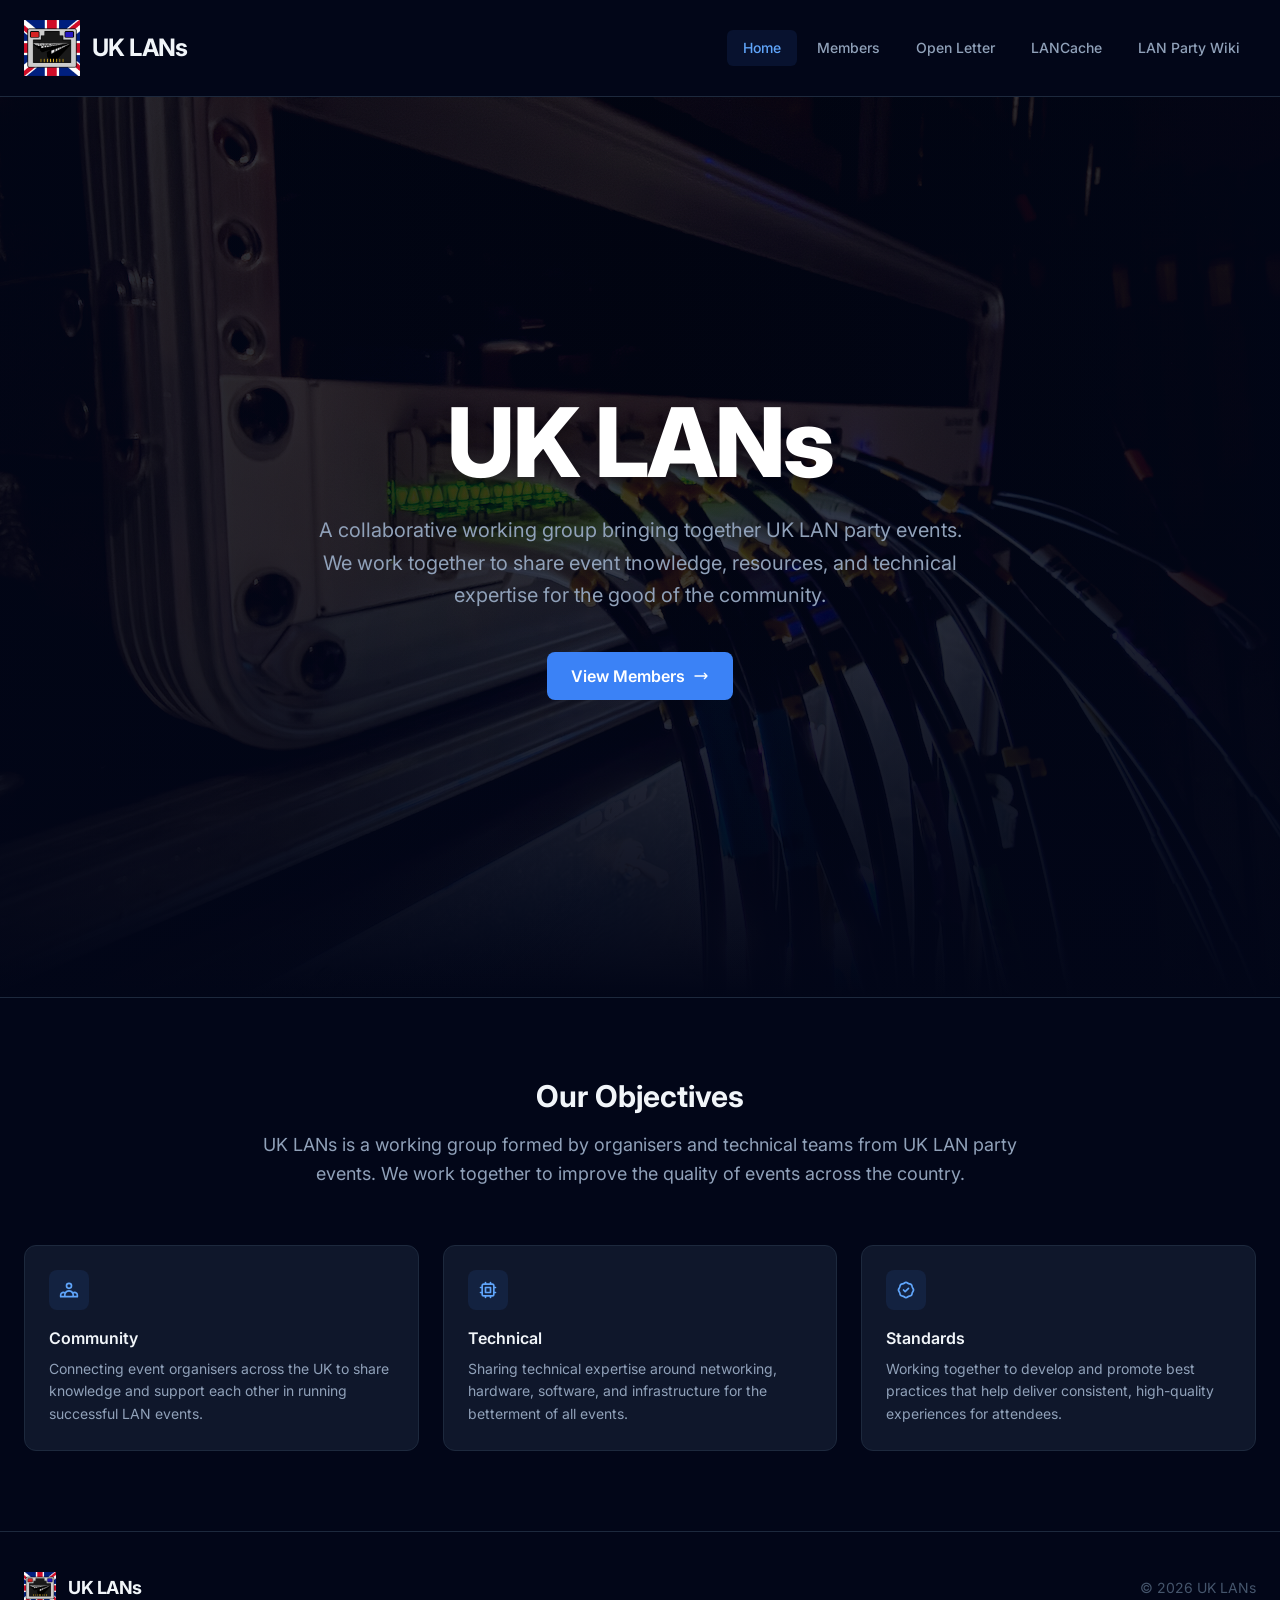
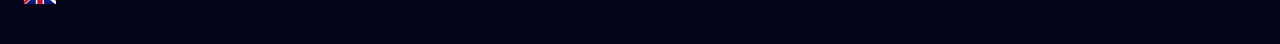
<file: index.html>
<!DOCTYPE html>
<html lang="en" class="scroll-smooth">

<head>
  <meta charset="UTF-8">
  <meta name="viewport" content="width=device-width, initial-scale=1.0">
  <meta name="description" content="UK LANs is a working group of UK LAN party events, collaborating to support and grow the UK LAN scene.">
  <link rel="preconnect" href="https://fonts.googleapis.com">
  <link rel="preconnect" href="https://fonts.gstatic.com" crossorigin>
  <link href="https://fonts.googleapis.com/css2?family=Inter:wght@300;400;500;600;700;800&display=swap" rel="stylesheet">
    <link rel="stylesheet" href="/assets/app.css">
  <script src="/assets/app.js" defer></script>
  <title>Home | UK LANs</title>
</head>

<body class="min-h-screen flex flex-col ">
  <header class="bg-slate-950 border-b border-slate-800 sticky top-0 z-50" x-data>
  <nav class="container" aria-label="Main navigation">
    <div class="flex items-center justify-between h-24">

      
      <a href="/" class="flex items-center gap-3 group">
          <img src="/uklansflag2.png" alt="" class="w-14 h-14" aria-hidden="true">
        <span class="font-bold text-slate-100 text-2xl tracking-tight">
          UK LANs
        </span>
      </a>

      
      <div class="hidden md:flex items-center gap-1">
                  <a
            href="/"
                        class="px-4 py-2 rounded-md text-sm font-medium transition-colors
              text-brand-400 bg-brand-500/10"
          >
            Home
          </a>
                  <a
            href="/members/"
                        class="px-4 py-2 rounded-md text-sm font-medium transition-colors
              text-slate-400 hover:text-slate-100 hover:bg-slate-800"
          >
            Members
          </a>
                  <a
            href="/openletter/"
                        class="px-4 py-2 rounded-md text-sm font-medium transition-colors
              text-slate-400 hover:text-slate-100 hover:bg-slate-800"
          >
            Open Letter
          </a>
                  <a
            href="https://lancache.net/"
            target="_blank" rel="noopener noreferrer"            class="px-4 py-2 rounded-md text-sm font-medium transition-colors
              text-slate-400 hover:text-slate-100 hover:bg-slate-800"
          >
            LANCache
          </a>
                  <a
            href="https://lanpartywiki.net/"
            target="_blank" rel="noopener noreferrer"            class="px-4 py-2 rounded-md text-sm font-medium transition-colors
              text-slate-400 hover:text-slate-100 hover:bg-slate-800"
          >
            LAN Party Wiki
          </a>
              </div>

      
      <button
        class="md:hidden p-2 rounded-md text-slate-400 hover:text-slate-100 hover:bg-slate-800 transition-colors"
        @click="$store.nav.toggle()"
        aria-label="Toggle menu"
      >
        <svg class="w-5 h-5" fill="none" viewBox="0 0 24 24" stroke="currentColor" stroke-width="2">
          <path x-show="!$store.nav.isOpen" stroke-linecap="round" stroke-linejoin="round" d="M4 6h16M4 12h16M4 18h16" />
          <path x-show="$store.nav.isOpen" x-cloak stroke-linecap="round" stroke-linejoin="round" d="M6 18L18 6M6 6l12 12" />
        </svg>
      </button>
    </div>

    
    <div x-show="$store.nav.isOpen" x-cloak class="md:hidden border-t border-slate-800 py-3">
              <a
          href="/"
                    class="block px-3 py-2 rounded-md text-sm font-medium transition-colors mb-1
            text-brand-400 bg-brand-500/10"
          @click="$store.nav.close()"
        >
          Home
        </a>
              <a
          href="/members/"
                    class="block px-3 py-2 rounded-md text-sm font-medium transition-colors mb-1
            text-slate-400 hover:text-slate-100 hover:bg-slate-800"
          @click="$store.nav.close()"
        >
          Members
        </a>
              <a
          href="/openletter/"
                    class="block px-3 py-2 rounded-md text-sm font-medium transition-colors mb-1
            text-slate-400 hover:text-slate-100 hover:bg-slate-800"
          @click="$store.nav.close()"
        >
          Open Letter
        </a>
              <a
          href="https://lancache.net/"
          target="_blank" rel="noopener noreferrer"          class="block px-3 py-2 rounded-md text-sm font-medium transition-colors mb-1
            text-slate-400 hover:text-slate-100 hover:bg-slate-800"
          @click="$store.nav.close()"
        >
          LANCache
        </a>
              <a
          href="https://lanpartywiki.net/"
          target="_blank" rel="noopener noreferrer"          class="block px-3 py-2 rounded-md text-sm font-medium transition-colors mb-1
            text-slate-400 hover:text-slate-100 hover:bg-slate-800"
          @click="$store.nav.close()"
        >
          LAN Party Wiki
        </a>
          </div>
  </nav>
</header>
  <main class="flex-1">
    
  
  <section class="relative overflow-hidden bg-slate-950 min-h-screen flex items-center">
    
    <div class="absolute inset-0">
      <img src="/fibreswitch.png" alt="" class="w-full h-full object-cover object-center opacity-50" aria-hidden="true">
      <div class="absolute inset-0 bg-gradient-to-b from-slate-950/40 via-slate-950/50 to-slate-950"></div>
      <div class="absolute inset-0 bg-gradient-to-r from-slate-950/60 via-transparent to-slate-950/60"></div>
    </div>

    <div class="container relative py-32 md:py-48 text-center w-full">

      <h1 class="text-6xl md:text-8xl font-extrabold text-white tracking-tight mb-6 drop-shadow-lg">
        UK LANs
      </h1>

      <p class="text-xl text-slate-400 max-w-2xl mx-auto mb-10 leading-relaxed">
        A collaborative working group bringing together UK LAN party events. We work together to share event tnowledge, resources, and technical expertise for the good of the community.
      </p>

      <div class="flex flex-col sm:flex-row gap-4 justify-center">
        <!--<a
          href="/about/"
          class="inline-flex items-center justify-center gap-2 bg-slate-800 hover:bg-slate-700 text-slate-200 font-semibold px-6 py-3 rounded-lg transition-colors border border-slate-700"
        >
          About Us
        </a>-->
        <a
          href="/members/"
          class="inline-flex items-center justify-center gap-2 bg-brand-500 hover:bg-brand-600 text-white font-semibold px-6 py-3 rounded-lg transition-colors"
        >
          View Members
          <svg class="w-4 h-4" fill="none" viewBox="0 0 24 24" stroke="currentColor" stroke-width="2">
            <path stroke-linecap="round" stroke-linejoin="round" d="M17 8l4 4m0 0l-4 4m4-4H3" />
          </svg>
        </a>
      </div>
    </div>
  </section>

  
  <section class="py-20 border-t border-slate-800">
    <div class="container">
      <div class="max-w-3xl mx-auto text-center mb-14">
        <h2 class="text-3xl font-bold text-slate-100 mb-4">Our Objectives</h2>
        <p class="text-slate-400 text-lg leading-relaxed">
          UK LANs is a working group formed by organisers and technical teams from UK LAN party events. We work together to improve the quality of events across the country.
        </p>
      </div>

      <div class="grid grid-cols-1 md:grid-cols-3 gap-6">
        <div class="bg-slate-900 border border-slate-800 rounded-xl p-6">
          <div class="w-10 h-10 bg-brand-500/10 rounded-lg flex items-center justify-center mb-4">
            <svg class="w-5 h-5 text-brand-400" fill="none" viewBox="0 0 24 24" stroke="currentColor" stroke-width="2">
              <path stroke-linecap="round" stroke-linejoin="round" d="M17 20h5v-2a3 3 0 00-5.356-1.857M17 20H7m10 0v-2c0-.656-.126-1.283-.356-1.857M7 20H2v-2a3 3 0 015.356-1.857M7 20v-2c0-.656.126-1.283.356-1.857m0 0a5.002 5.002 0 019.288 0M15 7a3 3 0 11-6 0 3 3 0 016 0z" />
            </svg>
          </div>
          <h3 class="font-semibold text-slate-100 mb-2">Community</h3>
          <p class="text-slate-400 text-sm leading-relaxed">
            Connecting event organisers across the UK to share knowledge and support each other in running successful LAN events.
          </p>
        </div>

        <div class="bg-slate-900 border border-slate-800 rounded-xl p-6">
          <div class="w-10 h-10 bg-brand-500/10 rounded-lg flex items-center justify-center mb-4">
            <svg class="w-5 h-5 text-brand-400" fill="none" viewBox="0 0 24 24" stroke="currentColor" stroke-width="2">
              <path stroke-linecap="round" stroke-linejoin="round" d="M9 3v2m6-2v2M9 19v2m6-2v2M5 9H3m2 6H3m18-6h-2m2 6h-2M7 19h10a2 2 0 002-2V7a2 2 0 00-2-2H7a2 2 0 00-2 2v10a2 2 0 002 2zM9 9h6v6H9V9z" />
            </svg>
          </div>
          <h3 class="font-semibold text-slate-100 mb-2">Technical</h3>
          <p class="text-slate-400 text-sm leading-relaxed">
            Sharing technical expertise around networking, hardware, software, and infrastructure for the betterment of all events.
          </p>
        </div>

        <div class="bg-slate-900 border border-slate-800 rounded-xl p-6">
          <div class="w-10 h-10 bg-brand-500/10 rounded-lg flex items-center justify-center mb-4">
            <svg class="w-5 h-5 text-brand-400" fill="none" viewBox="0 0 24 24" stroke="currentColor" stroke-width="2">
              <path stroke-linecap="round" stroke-linejoin="round" d="M9 12l2 2 4-4M7.835 4.697a3.42 3.42 0 001.946-.806 3.42 3.42 0 014.438 0 3.42 3.42 0 001.946.806 3.42 3.42 0 013.138 3.138 3.42 3.42 0 00.806 1.946 3.42 3.42 0 010 4.438 3.42 3.42 0 00-.806 1.946 3.42 3.42 0 01-3.138 3.138 3.42 3.42 0 00-1.946.806 3.42 3.42 0 01-4.438 0 3.42 3.42 0 00-1.946-.806 3.42 3.42 0 01-3.138-3.138 3.42 3.42 0 00-.806-1.946 3.42 3.42 0 010-4.438 3.42 3.42 0 00.806-1.946 3.42 3.42 0 013.138-3.138z" />
            </svg>
          </div>
          <h3 class="font-semibold text-slate-100 mb-2">Standards</h3>
          <p class="text-slate-400 text-sm leading-relaxed">
            Working together to develop and promote best practices that help deliver consistent, high-quality experiences for attendees.
          </p>
        </div>
      </div>
    </div>
  </section>

  </main>
  <footer class="bg-slate-950 border-t border-slate-800 mt-auto">
  <div class="container py-10">
    <div class="flex flex-col md:flex-row items-center justify-between gap-6">

      
      <a href="/" class="flex items-center gap-3 group">
          <img src="/uklansflag2.png" alt="" class="w-8 h-8" aria-hidden="true">
        <span class="font-bold text-slate-100 text-lg tracking-tight">
          UK LANs
        </span>
      </a>

      
      <p class="text-sm text-slate-600">
        &copy; 2026 UK LANs
      </p>
    </div>
  </div>
</footer>
</body>

</html>
</file>
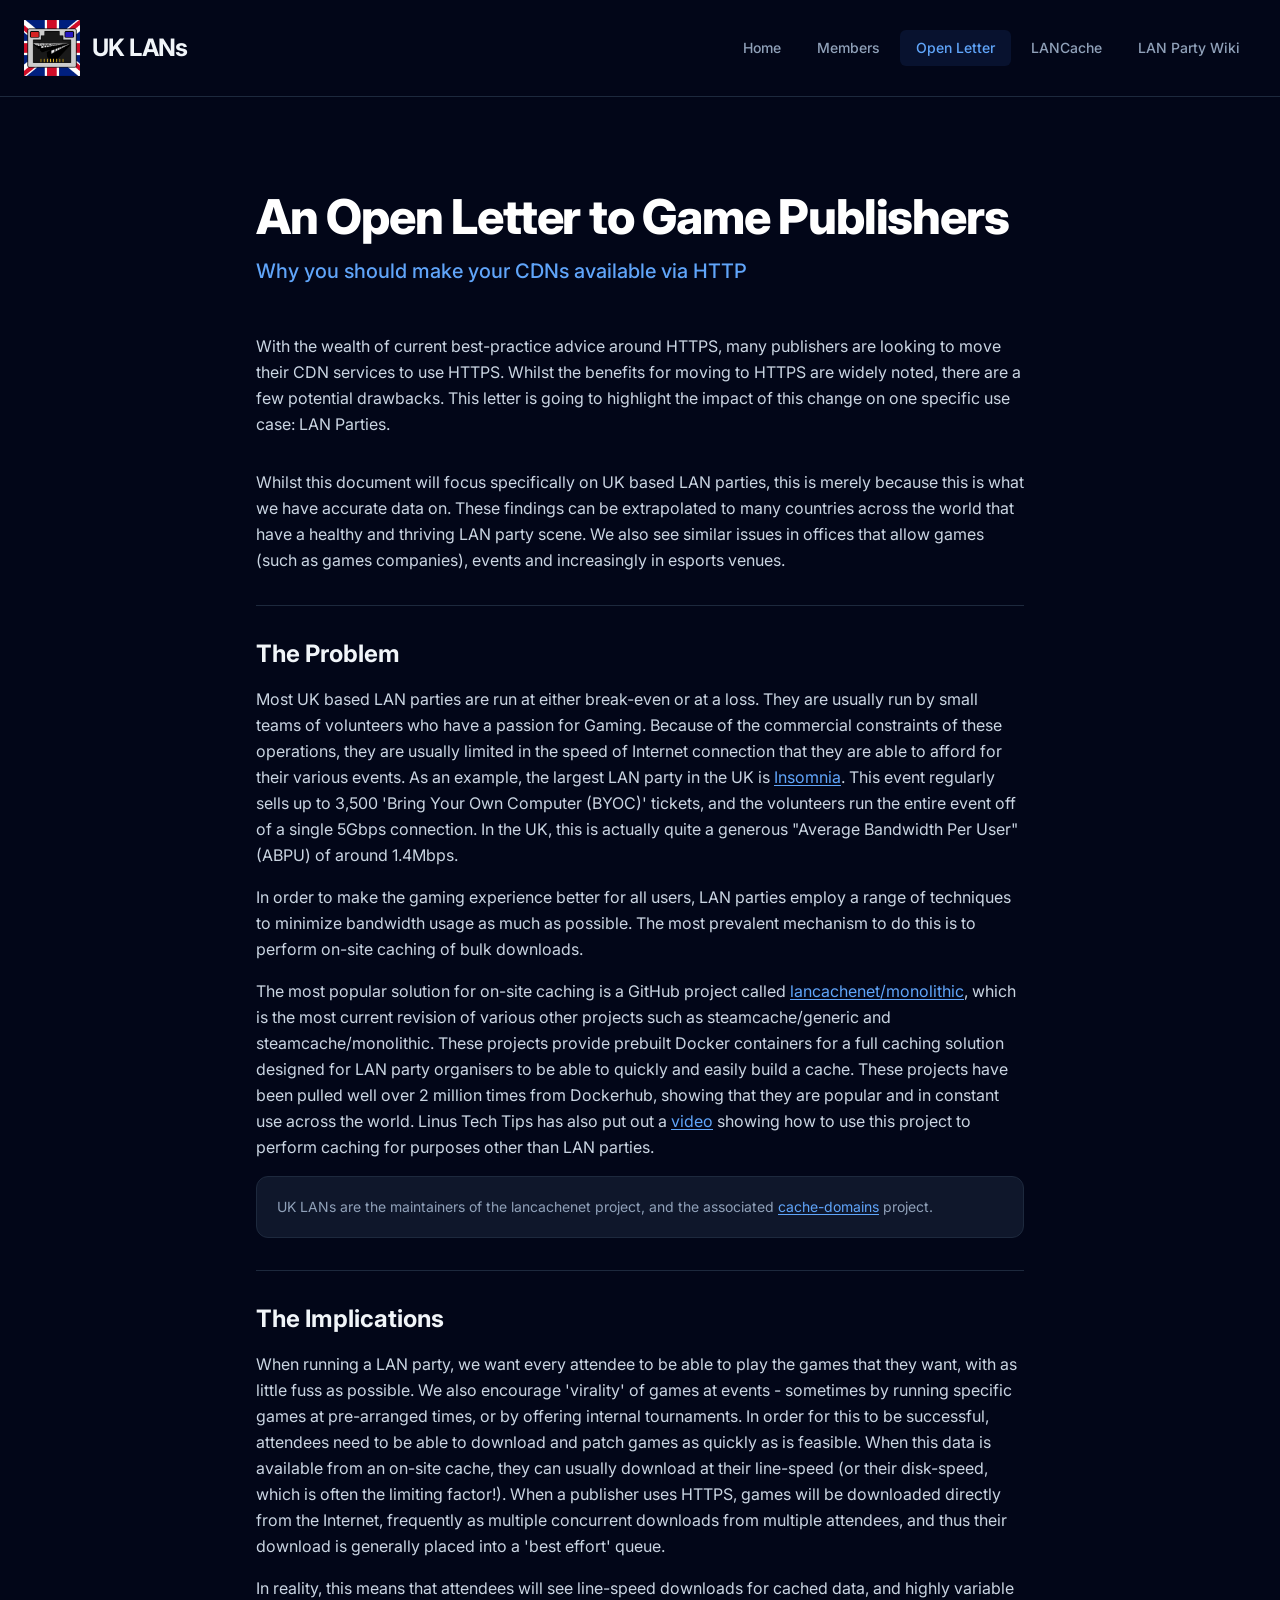
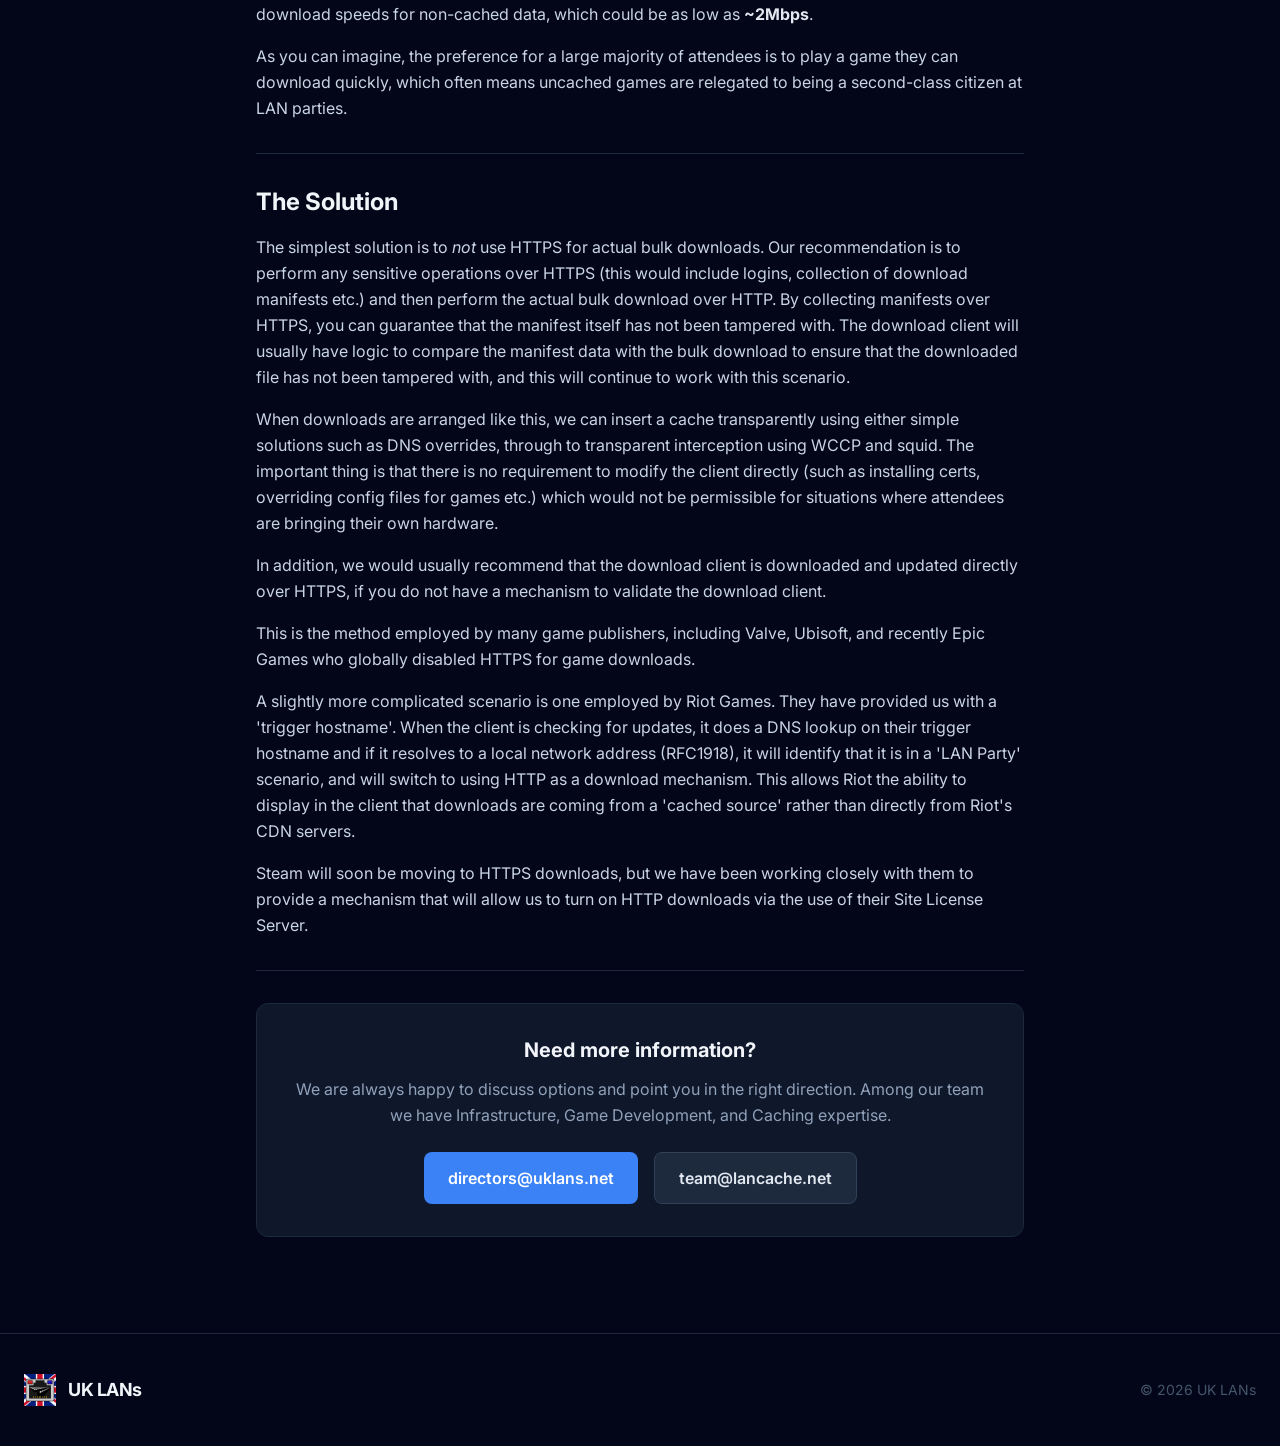
<file: openletter/index.html>
<!DOCTYPE html>
<html lang="en" class="scroll-smooth">

<head>
  <meta charset="UTF-8">
  <meta name="viewport" content="width=device-width, initial-scale=1.0">
  <meta name="description" content="Why game publishers should make their CDNs available via HTTP to support LAN party caching.">
  <link rel="preconnect" href="https://fonts.googleapis.com">
  <link rel="preconnect" href="https://fonts.gstatic.com" crossorigin>
  <link href="https://fonts.googleapis.com/css2?family=Inter:wght@300;400;500;600;700;800&display=swap" rel="stylesheet">
    <link rel="stylesheet" href="/assets/app.css">
  <script src="/assets/app.js" defer></script>
  <title>An Open Letter to Game Publishers | UK LANs</title>
</head>

<body class="min-h-screen flex flex-col ">
  <header class="bg-slate-950 border-b border-slate-800 sticky top-0 z-50" x-data>
  <nav class="container" aria-label="Main navigation">
    <div class="flex items-center justify-between h-24">

      
      <a href="/" class="flex items-center gap-3 group">
          <img src="/uklansflag2.png" alt="" class="w-14 h-14" aria-hidden="true">
        <span class="font-bold text-slate-100 text-2xl tracking-tight">
          UK LANs
        </span>
      </a>

      
      <div class="hidden md:flex items-center gap-1">
                  <a
            href="/"
                        class="px-4 py-2 rounded-md text-sm font-medium transition-colors
              text-slate-400 hover:text-slate-100 hover:bg-slate-800"
          >
            Home
          </a>
                  <a
            href="/members/"
                        class="px-4 py-2 rounded-md text-sm font-medium transition-colors
              text-slate-400 hover:text-slate-100 hover:bg-slate-800"
          >
            Members
          </a>
                  <a
            href="/openletter/"
                        class="px-4 py-2 rounded-md text-sm font-medium transition-colors
              text-brand-400 bg-brand-500/10"
          >
            Open Letter
          </a>
                  <a
            href="https://lancache.net/"
            target="_blank" rel="noopener noreferrer"            class="px-4 py-2 rounded-md text-sm font-medium transition-colors
              text-slate-400 hover:text-slate-100 hover:bg-slate-800"
          >
            LANCache
          </a>
                  <a
            href="https://lanpartywiki.net/"
            target="_blank" rel="noopener noreferrer"            class="px-4 py-2 rounded-md text-sm font-medium transition-colors
              text-slate-400 hover:text-slate-100 hover:bg-slate-800"
          >
            LAN Party Wiki
          </a>
              </div>

      
      <button
        class="md:hidden p-2 rounded-md text-slate-400 hover:text-slate-100 hover:bg-slate-800 transition-colors"
        @click="$store.nav.toggle()"
        aria-label="Toggle menu"
      >
        <svg class="w-5 h-5" fill="none" viewBox="0 0 24 24" stroke="currentColor" stroke-width="2">
          <path x-show="!$store.nav.isOpen" stroke-linecap="round" stroke-linejoin="round" d="M4 6h16M4 12h16M4 18h16" />
          <path x-show="$store.nav.isOpen" x-cloak stroke-linecap="round" stroke-linejoin="round" d="M6 18L18 6M6 6l12 12" />
        </svg>
      </button>
    </div>

    
    <div x-show="$store.nav.isOpen" x-cloak class="md:hidden border-t border-slate-800 py-3">
              <a
          href="/"
                    class="block px-3 py-2 rounded-md text-sm font-medium transition-colors mb-1
            text-slate-400 hover:text-slate-100 hover:bg-slate-800"
          @click="$store.nav.close()"
        >
          Home
        </a>
              <a
          href="/members/"
                    class="block px-3 py-2 rounded-md text-sm font-medium transition-colors mb-1
            text-slate-400 hover:text-slate-100 hover:bg-slate-800"
          @click="$store.nav.close()"
        >
          Members
        </a>
              <a
          href="/openletter/"
                    class="block px-3 py-2 rounded-md text-sm font-medium transition-colors mb-1
            text-brand-400 bg-brand-500/10"
          @click="$store.nav.close()"
        >
          Open Letter
        </a>
              <a
          href="https://lancache.net/"
          target="_blank" rel="noopener noreferrer"          class="block px-3 py-2 rounded-md text-sm font-medium transition-colors mb-1
            text-slate-400 hover:text-slate-100 hover:bg-slate-800"
          @click="$store.nav.close()"
        >
          LANCache
        </a>
              <a
          href="https://lanpartywiki.net/"
          target="_blank" rel="noopener noreferrer"          class="block px-3 py-2 rounded-md text-sm font-medium transition-colors mb-1
            text-slate-400 hover:text-slate-100 hover:bg-slate-800"
          @click="$store.nav.close()"
        >
          LAN Party Wiki
        </a>
          </div>
  </nav>
</header>
  <main class="flex-1">
    
  <div class="container py-16 md:py-24">
    <div class="max-w-3xl mx-auto">

      
      <div class="mb-12">
        <h1 class="text-4xl md:text-5xl font-extrabold text-white tracking-tight mb-4">
          An Open Letter to Game Publishers
        </h1>
        <p class="text-xl text-brand-400 font-medium">
          Why you should make your CDNs available via HTTP
        </p>
      </div>

      
      <div class="prose-content space-y-8 text-slate-300 leading-relaxed">

        <p>
          With the wealth of current best-practice advice around HTTPS, many publishers are looking to move their CDN
          services to use HTTPS. Whilst the benefits for moving to HTTPS are widely noted, there are a few potential
          drawbacks. This letter is going to highlight the impact of this change on one specific use case: LAN Parties.
        </p>

        <p>
          Whilst this document will focus specifically on UK based LAN parties, this is merely because this is what we
          have accurate data on. These findings can be extrapolated to many countries across the world that have a
          healthy and thriving LAN party scene. We also see similar issues in offices that allow games (such as games
          companies), events and increasingly in esports venues.
        </p>

        
        <div class="border-t border-slate-800 pt-8">
          <h2 class="text-2xl font-bold text-slate-100 mb-4">The Problem</h2>

          <div class="space-y-4">
            <p>
              Most UK based LAN parties are run at either break-even or at a loss. They are usually run by small teams
              of volunteers who have a passion for Gaming. Because of the commercial constraints of these operations,
              they are usually limited in the speed of Internet connection that they are able to afford for their
              various events. As an example, the largest LAN party in the UK is
              <a href="https://insomniagamingfestival.com/" class="text-brand-400 hover:text-brand-300 underline underline-offset-2 transition-colors">Insomnia</a>.
              This event regularly sells up to 3,500 'Bring Your Own Computer (BYOC)' tickets, and the volunteers run
              the entire event off of a single 5Gbps connection. In the UK, this is actually quite a generous
              "Average Bandwidth Per User" (ABPU) of around 1.4Mbps.
            </p>

            <p>
              In order to make the gaming experience better for all users, LAN parties employ a range of techniques to
              minimize bandwidth usage as much as possible. The most prevalent mechanism to do this is to perform
              on-site caching of bulk downloads.
            </p>

            <p>
              The most popular solution for on-site caching is a GitHub project called
              <a href="https://github.com/lancachenet/monolithic" class="text-brand-400 hover:text-brand-300 underline underline-offset-2 transition-colors">lancachenet/monolithic</a>,
              which is the most current revision of various other projects such as steamcache/generic and
              steamcache/monolithic. These projects provide prebuilt Docker containers for a full caching solution
              designed for LAN party organisers to be able to quickly and easily build a cache. These projects have
              been pulled well over 2 million times from Dockerhub, showing that they are popular and in constant use
              across the world. Linus Tech Tips has also put out a
              <a href="https://www.youtube.com/watch?v=gk1eKPRLaJA" class="text-brand-400 hover:text-brand-300 underline underline-offset-2 transition-colors">video</a>
              showing how to use this project to perform caching for purposes other than LAN parties.
            </p>

            <div class="bg-slate-900 border border-slate-800 rounded-xl p-5 text-sm text-slate-400">
              UK LANs are the maintainers of the lancachenet project, and the associated
              <a href="https://github.com/uklans/cache-domains" class="text-brand-400 hover:text-brand-300 underline underline-offset-2 transition-colors">cache-domains</a>
              project.
            </div>
          </div>
        </div>

        
        <div class="border-t border-slate-800 pt-8">
          <h2 class="text-2xl font-bold text-slate-100 mb-4">The Implications</h2>

          <div class="space-y-4">
            <p>
              When running a LAN party, we want every attendee to be able to play the games that they want, with as
              little fuss as possible. We also encourage 'virality' of games at events - sometimes by running specific
              games at pre-arranged times, or by offering internal tournaments. In order for this to be successful,
              attendees need to be able to download and patch games as quickly as is feasible. When this data is
              available from an on-site cache, they can usually download at their line-speed (or their disk-speed,
              which is often the limiting factor!). When a publisher uses HTTPS, games will be downloaded directly
              from the Internet, frequently as multiple concurrent downloads from multiple attendees, and thus their
              download is generally placed into a 'best effort' queue.
            </p>

            <p>
              In reality, this means that attendees will see line-speed downloads for cached data, and highly variable
              download speeds for non-cached data, which could be as low as <strong class="text-slate-200">~2Mbps</strong>.
            </p>

            <p>
              As you can imagine, the preference for a large majority of attendees is to play a game they can download
              quickly, which often means uncached games are relegated to being a second-class citizen at LAN parties.
            </p>
          </div>
        </div>

        
        <div class="border-t border-slate-800 pt-8">
          <h2 class="text-2xl font-bold text-slate-100 mb-4">The Solution</h2>

          <div class="space-y-4">
            <p>
              The simplest solution is to <em>not</em> use HTTPS for actual bulk downloads. Our recommendation is to
              perform any sensitive operations over HTTPS (this would include logins, collection of download manifests
              etc.) and then perform the actual bulk download over HTTP. By collecting manifests over HTTPS, you can
              guarantee that the manifest itself has not been tampered with. The download client will usually have
              logic to compare the manifest data with the bulk download to ensure that the downloaded file has not
              been tampered with, and this will continue to work with this scenario.
            </p>

            <p>
              When downloads are arranged like this, we can insert a cache transparently using either simple solutions
              such as DNS overrides, through to transparent interception using WCCP and squid. The important thing is
              that there is no requirement to modify the client directly (such as installing certs, overriding config
              files for games etc.) which would not be permissible for situations where attendees are bringing their
              own hardware.
            </p>

            <p>
              In addition, we would usually recommend that the download client is downloaded and updated directly over
              HTTPS, if you do not have a mechanism to validate the download client.
            </p>

            <p>
              This is the method employed by many game publishers, including Valve, Ubisoft, and recently Epic Games
              who globally disabled HTTPS for game downloads.
            </p>

            <p>
              A slightly more complicated scenario is one employed by Riot Games. They have provided us with a
              'trigger hostname'. When the client is checking for updates, it does a DNS lookup on their trigger
              hostname and if it resolves to a local network address (RFC1918), it will identify that it is in a 'LAN
              Party' scenario, and will switch to using HTTP as a download mechanism. This allows Riot the ability to
              display in the client that downloads are coming from a 'cached source' rather than directly from Riot's
              CDN servers.
            </p>

            <p>
              Steam will soon be moving to HTTPS downloads, but we have been working closely with them to provide a
              mechanism that will allow us to turn on HTTP downloads via the use of their Site License Server.
            </p>
          </div>
        </div>

        
        <div class="border-t border-slate-800 pt-8">
          <div class="bg-slate-900 border border-slate-800 rounded-xl p-8 text-center">
            <h2 class="text-xl font-bold text-slate-100 mb-3">Need more information?</h2>
            <p class="text-slate-400 mb-6">
              We are always happy to discuss options and point you in the right direction. Among our team we have
              Infrastructure, Game Development, and Caching expertise.
            </p>
            <div class="flex flex-col sm:flex-row gap-4 justify-center">
              <a
                href="mailto:directors@uklans.net"
                class="inline-flex items-center justify-center gap-2 bg-brand-500 hover:bg-brand-600 text-white font-semibold px-6 py-3 rounded-lg transition-colors"
              >
                directors@uklans.net
              </a>
              <a
                href="mailto:team@lancache.net"
                class="inline-flex items-center justify-center gap-2 bg-slate-800 hover:bg-slate-700 text-slate-200 font-semibold px-6 py-3 rounded-lg transition-colors border border-slate-700"
              >
                team@lancache.net
              </a>
            </div>
          </div>
        </div>

      </div>
    </div>
  </div>

  </main>
  <footer class="bg-slate-950 border-t border-slate-800 mt-auto">
  <div class="container py-10">
    <div class="flex flex-col md:flex-row items-center justify-between gap-6">

      
      <a href="/" class="flex items-center gap-3 group">
          <img src="/uklansflag2.png" alt="" class="w-8 h-8" aria-hidden="true">
        <span class="font-bold text-slate-100 text-lg tracking-tight">
          UK LANs
        </span>
      </a>

      
      <p class="text-sm text-slate-600">
        &copy; 2026 UK LANs
      </p>
    </div>
  </div>
</footer>
</body>

</html>
</file>
<file: assets/app.css>
@layer properties{@supports (((-webkit-hyphens:none)) and (not (margin-trim:inline))) or ((-moz-orient:inline) and (not (color:rgb(from red r g b)))){*,:before,:after,::backdrop{--tw-space-y-reverse:0;--tw-border-style:solid;--tw-gradient-position:initial;--tw-gradient-from:#0000;--tw-gradient-via:#0000;--tw-gradient-to:#0000;--tw-gradient-stops:initial;--tw-gradient-via-stops:initial;--tw-gradient-from-position:0%;--tw-gradient-via-position:50%;--tw-gradient-to-position:100%;--tw-leading:initial;--tw-font-weight:initial;--tw-tracking:initial;--tw-blur:initial;--tw-brightness:initial;--tw-contrast:initial;--tw-grayscale:initial;--tw-hue-rotate:initial;--tw-invert:initial;--tw-opacity:initial;--tw-saturate:initial;--tw-sepia:initial;--tw-drop-shadow:initial;--tw-drop-shadow-color:initial;--tw-drop-shadow-alpha:100%;--tw-drop-shadow-size:initial}}}@layer theme{:root,:host{--font-sans:"Inter",ui-sans-serif,system-ui,sans-serif;--font-mono:ui-monospace,SFMono-Regular,Menlo,Monaco,Consolas,"Liberation Mono","Courier New",monospace;--color-slate-100:oklch(96.8% .007 247.896);--color-slate-200:oklch(92.9% .013 255.508);--color-slate-300:oklch(86.9% .022 252.894);--color-slate-400:oklch(70.4% .04 256.788);--color-slate-500:oklch(55.4% .046 257.417);--color-slate-600:oklch(44.6% .043 257.281);--color-slate-700:oklch(37.2% .044 257.287);--color-slate-800:oklch(27.9% .041 260.031);--color-slate-900:oklch(20.8% .042 265.755);--color-slate-950:oklch(12.9% .042 264.695);--color-white:#fff;--spacing:.25rem;--container-2xl:42rem;--container-3xl:48rem;--text-xs:.75rem;--text-xs--line-height:calc(1/.75);--text-sm:.875rem;--text-sm--line-height:calc(1.25/.875);--text-lg:1.125rem;--text-lg--line-height:calc(1.75/1.125);--text-xl:1.25rem;--text-xl--line-height:calc(1.75/1.25);--text-2xl:1.5rem;--text-2xl--line-height:calc(2/1.5);--text-3xl:1.875rem;--text-3xl--line-height: 1.2 ;--text-4xl:2.25rem;--text-4xl--line-height:calc(2.5/2.25);--text-5xl:3rem;--text-5xl--line-height:1;--text-6xl:3.75rem;--text-6xl--line-height:1;--text-8xl:6rem;--text-8xl--line-height:1;--font-weight-medium:500;--font-weight-semibold:600;--font-weight-bold:700;--font-weight-extrabold:800;--tracking-tight:-.025em;--leading-relaxed:1.625;--radius-md:.375rem;--radius-lg:.5rem;--radius-xl:.75rem;--drop-shadow-lg:0 4px 4px #00000026;--default-transition-duration:.15s;--default-transition-timing-function:cubic-bezier(.4,0,.2,1);--default-font-family:var(--font-sans);--default-mono-font-family:var(--font-mono);--color-brand-300:#93c5fd;--color-brand-400:#60a5fa;--color-brand-500:#3b82f6;--color-brand-600:#2563eb}}@layer base{*,:after,:before,::backdrop{box-sizing:border-box;border:0 solid;margin:0;padding:0}::file-selector-button{box-sizing:border-box;border:0 solid;margin:0;padding:0}html,:host{-webkit-text-size-adjust:100%;tab-size:4;line-height:1.5;font-family:var(--default-font-family,ui-sans-serif,system-ui,sans-serif,"Apple Color Emoji","Segoe UI Emoji","Segoe UI Symbol","Noto Color Emoji");font-feature-settings:var(--default-font-feature-settings,normal);font-variation-settings:var(--default-font-variation-settings,normal);-webkit-tap-highlight-color:transparent}hr{height:0;color:inherit;border-top-width:1px}abbr:where([title]){-webkit-text-decoration:underline dotted;text-decoration:underline dotted}h1,h2,h3,h4,h5,h6{font-size:inherit;font-weight:inherit}a{color:inherit;-webkit-text-decoration:inherit;text-decoration:inherit}b,strong{font-weight:bolder}code,kbd,samp,pre{font-family:var(--default-mono-font-family,ui-monospace,SFMono-Regular,Menlo,Monaco,Consolas,"Liberation Mono","Courier New",monospace);font-feature-settings:var(--default-mono-font-feature-settings,normal);font-variation-settings:var(--default-mono-font-variation-settings,normal);font-size:1em}small{font-size:80%}sub,sup{vertical-align:baseline;font-size:75%;line-height:0;position:relative}sub{bottom:-.25em}sup{top:-.5em}table{text-indent:0;border-color:inherit;border-collapse:collapse}:-moz-focusring{outline:auto}progress{vertical-align:baseline}summary{display:list-item}ol,ul,menu{list-style:none}img,svg,video,canvas,audio,iframe,embed,object{vertical-align:middle;display:block}img,video{max-width:100%;height:auto}button,input,select,optgroup,textarea{font:inherit;font-feature-settings:inherit;font-variation-settings:inherit;letter-spacing:inherit;color:inherit;opacity:1;background-color:#0000;border-radius:0}::file-selector-button{font:inherit;font-feature-settings:inherit;font-variation-settings:inherit;letter-spacing:inherit;color:inherit;opacity:1;background-color:#0000;border-radius:0}:where(select:is([multiple],[size])) optgroup{font-weight:bolder}:where(select:is([multiple],[size])) optgroup option{padding-inline-start:20px}::file-selector-button{margin-inline-end:4px}::placeholder{opacity:1}@supports (not ((-webkit-appearance:-apple-pay-button))) or (contain-intrinsic-size:1px){::placeholder{color:currentColor}@supports (color:color-mix(in lab,red,red)){::placeholder{color:color-mix(in oklab,currentcolor 50%,transparent)}}}textarea{resize:vertical}::-webkit-search-decoration{-webkit-appearance:none}::-webkit-date-and-time-value{min-height:1lh;text-align:inherit}::-webkit-datetime-edit{padding-block:0}::-webkit-datetime-edit-year-field{padding-block:0}::-webkit-datetime-edit-month-field{padding-block:0}::-webkit-datetime-edit-day-field{padding-block:0}::-webkit-datetime-edit-hour-field{padding-block:0}::-webkit-datetime-edit-minute-field{padding-block:0}::-webkit-datetime-edit-second-field{padding-block:0}::-webkit-datetime-edit-millisecond-field{padding-block:0}::-webkit-datetime-edit-meridiem-field{padding-block:0}::-webkit-calendar-picker-indicator{line-height:1}:-moz-ui-invalid{box-shadow:none}button,input:where([type=button],[type=reset],[type=submit]){appearance:button}::file-selector-button{appearance:button}::-webkit-inner-spin-button{height:auto}::-webkit-outer-spin-button{height:auto}[hidden]:where(:not([hidden=until-found])){display:none!important}*,:after,:before,::backdrop{border-color:#1e293b}::file-selector-button{border-color:#1e293b}html{background-color:var(--color-slate-950);font-family:var(--font-sans);color:var(--color-slate-100);-webkit-font-smoothing:antialiased;-moz-osx-font-smoothing:grayscale}[x-cloak]{display:none}body{background-color:var(--color-slate-950)}[type=text],input:where(:not([type])),[type=email],[type=url],[type=password],[type=number],[type=date],[type=datetime-local],[type=month],[type=search],[type=tel],[type=time],[type=week],[multiple],textarea,select{appearance:none;--tw-shadow:0 0 #0000;background-color:#fff;border-width:1px;border-color:#6a7282;border-radius:0;padding:.5rem .75rem;font-size:1rem;line-height:1.5rem}:is([type=text],input:where(:not([type])),[type=email],[type=url],[type=password],[type=number],[type=date],[type=datetime-local],[type=month],[type=search],[type=tel],[type=time],[type=week],[multiple],textarea,select):focus{outline-offset:2px;--tw-ring-inset:var(--tw-empty, );--tw-ring-offset-width:0px;--tw-ring-offset-color:#fff;--tw-ring-color:oklch(54.6% .245 262.881);--tw-ring-offset-shadow:var(--tw-ring-inset)0 0 0 var(--tw-ring-offset-width)var(--tw-ring-offset-color);--tw-ring-shadow:var(--tw-ring-inset)0 0 0 calc(1px + var(--tw-ring-offset-width))var(--tw-ring-color);box-shadow:var(--tw-ring-offset-shadow),var(--tw-ring-shadow),var(--tw-shadow);border-color:#155dfc;outline:2px solid #0000}input::placeholder,textarea::placeholder{color:#6a7282;opacity:1}::-webkit-datetime-edit-fields-wrapper{padding:0}::-webkit-date-and-time-value{min-height:1.5em}::-webkit-date-and-time-value{text-align:inherit}::-webkit-datetime-edit{display:inline-flex}::-webkit-datetime-edit{padding-top:0;padding-bottom:0}::-webkit-datetime-edit-year-field{padding-top:0;padding-bottom:0}::-webkit-datetime-edit-month-field{padding-top:0;padding-bottom:0}::-webkit-datetime-edit-day-field{padding-top:0;padding-bottom:0}::-webkit-datetime-edit-hour-field{padding-top:0;padding-bottom:0}::-webkit-datetime-edit-minute-field{padding-top:0;padding-bottom:0}::-webkit-datetime-edit-second-field{padding-top:0;padding-bottom:0}::-webkit-datetime-edit-millisecond-field{padding-top:0;padding-bottom:0}::-webkit-datetime-edit-meridiem-field{padding-top:0;padding-bottom:0}select{-webkit-print-color-adjust:exact;print-color-adjust:exact;background-image:url("data:image/svg+xml,%3csvg xmlns='http://www.w3.org/2000/svg' fill='none' viewBox='0 0 20 20'%3e%3cpath stroke='oklch(55.1%25 0.027 264.364)' stroke-linecap='round' stroke-linejoin='round' stroke-width='1.5' d='M6 8l4 4 4-4'/%3e%3c/svg%3e");background-position:right .5rem center;background-repeat:no-repeat;background-size:1.5em 1.5em;padding-right:2.5rem}[multiple],[size]:where(select:not([size="1"])){background-image:initial;background-position:initial;background-repeat:unset;background-size:initial;-webkit-print-color-adjust:unset;print-color-adjust:unset;padding-right:.75rem}[type=checkbox],[type=radio]{appearance:none;-webkit-print-color-adjust:exact;print-color-adjust:exact;vertical-align:middle;-webkit-user-select:none;user-select:none;color:#155dfc;--tw-shadow:0 0 #0000;background-color:#fff;background-origin:border-box;border-width:1px;border-color:#6a7282;flex-shrink:0;width:1rem;height:1rem;padding:0;display:inline-block}[type=checkbox]{border-radius:0}[type=radio]{border-radius:100%}[type=checkbox]:focus,[type=radio]:focus{outline-offset:2px;--tw-ring-inset:var(--tw-empty, );--tw-ring-offset-width:2px;--tw-ring-offset-color:#fff;--tw-ring-color:oklch(54.6% .245 262.881);--tw-ring-offset-shadow:var(--tw-ring-inset)0 0 0 var(--tw-ring-offset-width)var(--tw-ring-offset-color);--tw-ring-shadow:var(--tw-ring-inset)0 0 0 calc(2px + var(--tw-ring-offset-width))var(--tw-ring-color);box-shadow:var(--tw-ring-offset-shadow),var(--tw-ring-shadow),var(--tw-shadow);outline:2px solid #0000}[type=checkbox]:checked,[type=radio]:checked{background-color:currentColor;background-position:50%;background-repeat:no-repeat;background-size:100% 100%;border-color:#0000}[type=checkbox]:checked{background-image:url("data:image/svg+xml,%3csvg viewBox='0 0 16 16' fill='white' xmlns='http://www.w3.org/2000/svg'%3e%3cpath d='M12.207 4.793a1 1 0 010 1.414l-5 5a1 1 0 01-1.414 0l-2-2a1 1 0 011.414-1.414L6.5 9.086l4.293-4.293a1 1 0 011.414 0z'/%3e%3c/svg%3e")}@media(forced-colors:active){[type=checkbox]:checked{appearance:auto}}[type=radio]:checked{background-image:url("data:image/svg+xml,%3csvg viewBox='0 0 16 16' fill='white' xmlns='http://www.w3.org/2000/svg'%3e%3ccircle cx='8' cy='8' r='3'/%3e%3c/svg%3e")}@media(forced-colors:active){[type=radio]:checked{appearance:auto}}[type=checkbox]:checked:hover,[type=checkbox]:checked:focus,[type=radio]:checked:hover,[type=radio]:checked:focus{background-color:currentColor;border-color:#0000}[type=checkbox]:indeterminate{background-color:currentColor;background-image:url("data:image/svg+xml,%3csvg xmlns='http://www.w3.org/2000/svg' fill='none' viewBox='0 0 16 16'%3e%3cpath stroke='white' stroke-linecap='round' stroke-linejoin='round' stroke-width='2' d='M4 8h8'/%3e%3c/svg%3e");background-position:50%;background-repeat:no-repeat;background-size:100% 100%;border-color:#0000}@media(forced-colors:active){[type=checkbox]:indeterminate{appearance:auto}}[type=checkbox]:indeterminate:hover,[type=checkbox]:indeterminate:focus{background-color:currentColor;border-color:#0000}[type=file]{background:unset;border-color:inherit;font-size:unset;line-height:inherit;border-width:0;border-radius:0;padding:0}[type=file]:focus{outline:1px solid buttontext;outline:1px auto -webkit-focus-ring-color}}@layer components;@layer utilities{.absolute{position:absolute}.relative{position:relative}.sticky{position:sticky}.inset-0{inset:calc(var(--spacing)*0)}.top-0{top:calc(var(--spacing)*0)}.z-50{z-index:50}.container{width:100%}@media(min-width:40rem){.container{max-width:40rem}}@media(min-width:48rem){.container{max-width:48rem}}@media(min-width:64rem){.container{max-width:64rem}}@media(min-width:80rem){.container{max-width:80rem}}@media(min-width:96rem){.container{max-width:96rem}}.container{max-width:1280px;margin-inline:auto;padding-inline:1.5rem}.mx-auto{margin-inline:auto}.prose{color:var(--tw-prose-body);max-width:65ch}.prose :where(p):not(:where([class~=not-prose],[class~=not-prose] *)){margin-top:1.25em;margin-bottom:1.25em}.prose :where([class~=lead]):not(:where([class~=not-prose],[class~=not-prose] *)){color:var(--tw-prose-lead);margin-top:1.2em;margin-bottom:1.2em;font-size:1.25em;line-height:1.6}.prose :where(a):not(:where([class~=not-prose],[class~=not-prose] *)){color:var(--tw-prose-links);font-weight:500;text-decoration:underline}.prose :where(strong):not(:where([class~=not-prose],[class~=not-prose] *)){color:var(--tw-prose-bold);font-weight:600}.prose :where(a strong):not(:where([class~=not-prose],[class~=not-prose] *)),.prose :where(blockquote strong):not(:where([class~=not-prose],[class~=not-prose] *)),.prose :where(thead th strong):not(:where([class~=not-prose],[class~=not-prose] *)){color:inherit}.prose :where(ol):not(:where([class~=not-prose],[class~=not-prose] *)){margin-top:1.25em;margin-bottom:1.25em;padding-inline-start:1.625em;list-style-type:decimal}.prose :where(ol[type=A]):not(:where([class~=not-prose],[class~=not-prose] *)){list-style-type:upper-alpha}.prose :where(ol[type=a]):not(:where([class~=not-prose],[class~=not-prose] *)){list-style-type:lower-alpha}.prose :where(ol[type=A s]):not(:where([class~=not-prose],[class~=not-prose] *)){list-style-type:upper-alpha}.prose :where(ol[type=a s]):not(:where([class~=not-prose],[class~=not-prose] *)){list-style-type:lower-alpha}.prose :where(ol[type=I]):not(:where([class~=not-prose],[class~=not-prose] *)){list-style-type:upper-roman}.prose :where(ol[type=i]):not(:where([class~=not-prose],[class~=not-prose] *)){list-style-type:lower-roman}.prose :where(ol[type=I s]):not(:where([class~=not-prose],[class~=not-prose] *)){list-style-type:upper-roman}.prose :where(ol[type=i s]):not(:where([class~=not-prose],[class~=not-prose] *)){list-style-type:lower-roman}.prose :where(ol[type="1"]):not(:where([class~=not-prose],[class~=not-prose] *)){list-style-type:decimal}.prose :where(ul):not(:where([class~=not-prose],[class~=not-prose] *)){margin-top:1.25em;margin-bottom:1.25em;padding-inline-start:1.625em;list-style-type:disc}.prose :where(ol>li):not(:where([class~=not-prose],[class~=not-prose] *))::marker{color:var(--tw-prose-counters);font-weight:400}.prose :where(ul>li):not(:where([class~=not-prose],[class~=not-prose] *))::marker{color:var(--tw-prose-bullets)}.prose :where(dt):not(:where([class~=not-prose],[class~=not-prose] *)){color:var(--tw-prose-headings);margin-top:1.25em;font-weight:600}.prose :where(hr):not(:where([class~=not-prose],[class~=not-prose] *)){border-color:var(--tw-prose-hr);border-top-width:1px;margin-top:3em;margin-bottom:3em}.prose :where(blockquote):not(:where([class~=not-prose],[class~=not-prose] *)){color:var(--tw-prose-quotes);border-inline-start-width:.25rem;border-inline-start-color:var(--tw-prose-quote-borders);quotes:"“""”""‘""’";margin-top:1.6em;margin-bottom:1.6em;padding-inline-start:1em;font-style:italic;font-weight:500}.prose :where(blockquote p:first-of-type):not(:where([class~=not-prose],[class~=not-prose] *)):before{content:open-quote}.prose :where(blockquote p:last-of-type):not(:where([class~=not-prose],[class~=not-prose] *)):after{content:close-quote}.prose :where(h1):not(:where([class~=not-prose],[class~=not-prose] *)){color:var(--tw-prose-headings);margin-top:0;margin-bottom:.888889em;font-size:2.25em;font-weight:800;line-height:1.11111}.prose :where(h1 strong):not(:where([class~=not-prose],[class~=not-prose] *)){color:inherit;font-weight:900}.prose :where(h2):not(:where([class~=not-prose],[class~=not-prose] *)){color:var(--tw-prose-headings);margin-top:2em;margin-bottom:1em;font-size:1.5em;font-weight:700;line-height:1.33333}.prose :where(h2 strong):not(:where([class~=not-prose],[class~=not-prose] *)){color:inherit;font-weight:800}.prose :where(h3):not(:where([class~=not-prose],[class~=not-prose] *)){color:var(--tw-prose-headings);margin-top:1.6em;margin-bottom:.6em;font-size:1.25em;font-weight:600;line-height:1.6}.prose :where(h3 strong):not(:where([class~=not-prose],[class~=not-prose] *)){color:inherit;font-weight:700}.prose :where(h4):not(:where([class~=not-prose],[class~=not-prose] *)){color:var(--tw-prose-headings);margin-top:1.5em;margin-bottom:.5em;font-weight:600;line-height:1.5}.prose :where(h4 strong):not(:where([class~=not-prose],[class~=not-prose] *)){color:inherit;font-weight:700}.prose :where(img):not(:where([class~=not-prose],[class~=not-prose] *)){margin-top:2em;margin-bottom:2em}.prose :where(picture):not(:where([class~=not-prose],[class~=not-prose] *)){margin-top:2em;margin-bottom:2em;display:block}.prose :where(video):not(:where([class~=not-prose],[class~=not-prose] *)){margin-top:2em;margin-bottom:2em}.prose :where(kbd):not(:where([class~=not-prose],[class~=not-prose] *)){color:var(--tw-prose-kbd);box-shadow:0 0 0 1px var(--tw-prose-kbd-shadows),0 3px 0 var(--tw-prose-kbd-shadows);padding-top:.1875em;padding-inline-end:.375em;padding-bottom:.1875em;border-radius:.3125rem;padding-inline-start:.375em;font-family:inherit;font-size:.875em;font-weight:500}.prose :where(code):not(:where([class~=not-prose],[class~=not-prose] *)){color:var(--tw-prose-code);font-size:.875em;font-weight:600}.prose :where(code):not(:where([class~=not-prose],[class~=not-prose] *)):before,.prose :where(code):not(:where([class~=not-prose],[class~=not-prose] *)):after{content:"`"}.prose :where(a code):not(:where([class~=not-prose],[class~=not-prose] *)),.prose :where(h1 code):not(:where([class~=not-prose],[class~=not-prose] *)){color:inherit}.prose :where(h2 code):not(:where([class~=not-prose],[class~=not-prose] *)){color:inherit;font-size:.875em}.prose :where(h3 code):not(:where([class~=not-prose],[class~=not-prose] *)){color:inherit;font-size:.9em}.prose :where(h4 code):not(:where([class~=not-prose],[class~=not-prose] *)),.prose :where(blockquote code):not(:where([class~=not-prose],[class~=not-prose] *)),.prose :where(thead th code):not(:where([class~=not-prose],[class~=not-prose] *)){color:inherit}.prose :where(pre):not(:where([class~=not-prose],[class~=not-prose] *)){color:var(--tw-prose-pre-code);background-color:var(--tw-prose-pre-bg);padding-top:.857143em;padding-inline-end:1.14286em;padding-bottom:.857143em;border-radius:.375rem;margin-top:1.71429em;margin-bottom:1.71429em;padding-inline-start:1.14286em;font-size:.875em;font-weight:400;line-height:1.71429;overflow-x:auto}.prose :where(pre code):not(:where([class~=not-prose],[class~=not-prose] *)){font-weight:inherit;color:inherit;font-size:inherit;font-family:inherit;line-height:inherit;background-color:#0000;border-width:0;border-radius:0;padding:0}.prose :where(pre code):not(:where([class~=not-prose],[class~=not-prose] *)):before,.prose :where(pre code):not(:where([class~=not-prose],[class~=not-prose] *)):after{content:none}.prose :where(table):not(:where([class~=not-prose],[class~=not-prose] *)){table-layout:auto;width:100%;margin-top:2em;margin-bottom:2em;font-size:.875em;line-height:1.71429}.prose :where(thead):not(:where([class~=not-prose],[class~=not-prose] *)){border-bottom-width:1px;border-bottom-color:var(--tw-prose-th-borders)}.prose :where(thead th):not(:where([class~=not-prose],[class~=not-prose] *)){color:var(--tw-prose-headings);vertical-align:bottom;padding-inline-end:.571429em;padding-bottom:.571429em;padding-inline-start:.571429em;font-weight:600}.prose :where(tbody tr):not(:where([class~=not-prose],[class~=not-prose] *)){border-bottom-width:1px;border-bottom-color:var(--tw-prose-td-borders)}.prose :where(tbody tr:last-child):not(:where([class~=not-prose],[class~=not-prose] *)){border-bottom-width:0}.prose :where(tbody td):not(:where([class~=not-prose],[class~=not-prose] *)){vertical-align:baseline}.prose :where(tfoot):not(:where([class~=not-prose],[class~=not-prose] *)){border-top-width:1px;border-top-color:var(--tw-prose-th-borders)}.prose :where(tfoot td):not(:where([class~=not-prose],[class~=not-prose] *)){vertical-align:top}.prose :where(th,td):not(:where([class~=not-prose],[class~=not-prose] *)){text-align:start}.prose :where(figure>*):not(:where([class~=not-prose],[class~=not-prose] *)){margin-top:0;margin-bottom:0}.prose :where(figcaption):not(:where([class~=not-prose],[class~=not-prose] *)){color:var(--tw-prose-captions);margin-top:.857143em;font-size:.875em;line-height:1.42857}.prose{--tw-prose-body:oklch(37.3% .034 259.733);--tw-prose-headings:oklch(21% .034 264.665);--tw-prose-lead:oklch(44.6% .03 256.802);--tw-prose-links:oklch(21% .034 264.665);--tw-prose-bold:oklch(21% .034 264.665);--tw-prose-counters:oklch(55.1% .027 264.364);--tw-prose-bullets:oklch(87.2% .01 258.338);--tw-prose-hr:oklch(92.8% .006 264.531);--tw-prose-quotes:oklch(21% .034 264.665);--tw-prose-quote-borders:oklch(92.8% .006 264.531);--tw-prose-captions:oklch(55.1% .027 264.364);--tw-prose-kbd:oklch(21% .034 264.665);--tw-prose-kbd-shadows:oklab(21% -.00316127 -.0338527/.1);--tw-prose-code:oklch(21% .034 264.665);--tw-prose-pre-code:oklch(92.8% .006 264.531);--tw-prose-pre-bg:oklch(27.8% .033 256.848);--tw-prose-th-borders:oklch(87.2% .01 258.338);--tw-prose-td-borders:oklch(92.8% .006 264.531);--tw-prose-invert-body:oklch(87.2% .01 258.338);--tw-prose-invert-headings:#fff;--tw-prose-invert-lead:oklch(70.7% .022 261.325);--tw-prose-invert-links:#fff;--tw-prose-invert-bold:#fff;--tw-prose-invert-counters:oklch(70.7% .022 261.325);--tw-prose-invert-bullets:oklch(44.6% .03 256.802);--tw-prose-invert-hr:oklch(37.3% .034 259.733);--tw-prose-invert-quotes:oklch(96.7% .003 264.542);--tw-prose-invert-quote-borders:oklch(37.3% .034 259.733);--tw-prose-invert-captions:oklch(70.7% .022 261.325);--tw-prose-invert-kbd:#fff;--tw-prose-invert-kbd-shadows:#ffffff1a;--tw-prose-invert-code:#fff;--tw-prose-invert-pre-code:oklch(87.2% .01 258.338);--tw-prose-invert-pre-bg:#00000080;--tw-prose-invert-th-borders:oklch(44.6% .03 256.802);--tw-prose-invert-td-borders:oklch(37.3% .034 259.733);font-size:1rem;line-height:1.75}.prose :where(picture>img):not(:where([class~=not-prose],[class~=not-prose] *)){margin-top:0;margin-bottom:0}.prose :where(li):not(:where([class~=not-prose],[class~=not-prose] *)){margin-top:.5em;margin-bottom:.5em}.prose :where(ol>li):not(:where([class~=not-prose],[class~=not-prose] *)),.prose :where(ul>li):not(:where([class~=not-prose],[class~=not-prose] *)){padding-inline-start:.375em}.prose :where(.prose>ul>li p):not(:where([class~=not-prose],[class~=not-prose] *)){margin-top:.75em;margin-bottom:.75em}.prose :where(.prose>ul>li>p:first-child):not(:where([class~=not-prose],[class~=not-prose] *)){margin-top:1.25em}.prose :where(.prose>ul>li>p:last-child):not(:where([class~=not-prose],[class~=not-prose] *)){margin-bottom:1.25em}.prose :where(.prose>ol>li>p:first-child):not(:where([class~=not-prose],[class~=not-prose] *)){margin-top:1.25em}.prose :where(.prose>ol>li>p:last-child):not(:where([class~=not-prose],[class~=not-prose] *)){margin-bottom:1.25em}.prose :where(ul ul,ul ol,ol ul,ol ol):not(:where([class~=not-prose],[class~=not-prose] *)){margin-top:.75em;margin-bottom:.75em}.prose :where(dl):not(:where([class~=not-prose],[class~=not-prose] *)){margin-top:1.25em;margin-bottom:1.25em}.prose :where(dd):not(:where([class~=not-prose],[class~=not-prose] *)){margin-top:.5em;padding-inline-start:1.625em}.prose :where(hr+*):not(:where([class~=not-prose],[class~=not-prose] *)),.prose :where(h2+*):not(:where([class~=not-prose],[class~=not-prose] *)),.prose :where(h3+*):not(:where([class~=not-prose],[class~=not-prose] *)),.prose :where(h4+*):not(:where([class~=not-prose],[class~=not-prose] *)){margin-top:0}.prose :where(thead th:first-child):not(:where([class~=not-prose],[class~=not-prose] *)){padding-inline-start:0}.prose :where(thead th:last-child):not(:where([class~=not-prose],[class~=not-prose] *)){padding-inline-end:0}.prose :where(tbody td,tfoot td):not(:where([class~=not-prose],[class~=not-prose] *)){padding-top:.571429em;padding-inline-end:.571429em;padding-bottom:.571429em;padding-inline-start:.571429em}.prose :where(tbody td:first-child,tfoot td:first-child):not(:where([class~=not-prose],[class~=not-prose] *)){padding-inline-start:0}.prose :where(tbody td:last-child,tfoot td:last-child):not(:where([class~=not-prose],[class~=not-prose] *)){padding-inline-end:0}.prose :where(figure):not(:where([class~=not-prose],[class~=not-prose] *)){margin-top:2em;margin-bottom:2em}.prose :where(.prose>:first-child):not(:where([class~=not-prose],[class~=not-prose] *)){margin-top:0}.prose :where(.prose>:last-child):not(:where([class~=not-prose],[class~=not-prose] *)){margin-bottom:0}.mt-auto{margin-top:auto}.mb-1{margin-bottom:calc(var(--spacing)*1)}.mb-2{margin-bottom:calc(var(--spacing)*2)}.mb-3{margin-bottom:calc(var(--spacing)*3)}.mb-4{margin-bottom:calc(var(--spacing)*4)}.mb-6{margin-bottom:calc(var(--spacing)*6)}.mb-10{margin-bottom:calc(var(--spacing)*10)}.mb-12{margin-bottom:calc(var(--spacing)*12)}.mb-14{margin-bottom:calc(var(--spacing)*14)}.block{display:block}.flex{display:flex}.grid{display:grid}.hidden{display:none}.inline-flex{display:inline-flex}.h-3\.5{height:calc(var(--spacing)*3.5)}.h-4{height:calc(var(--spacing)*4)}.h-5{height:calc(var(--spacing)*5)}.h-8{height:calc(var(--spacing)*8)}.h-10{height:calc(var(--spacing)*10)}.h-14{height:calc(var(--spacing)*14)}.h-24{height:calc(var(--spacing)*24)}.h-full{height:100%}.min-h-screen{min-height:100vh}.w-3\.5{width:calc(var(--spacing)*3.5)}.w-4{width:calc(var(--spacing)*4)}.w-5{width:calc(var(--spacing)*5)}.w-8{width:calc(var(--spacing)*8)}.w-10{width:calc(var(--spacing)*10)}.w-14{width:calc(var(--spacing)*14)}.w-full{width:100%}.max-w-2xl{max-width:var(--container-2xl)}.max-w-3xl{max-width:var(--container-3xl)}.max-w-none{max-width:none}.min-w-0{min-width:calc(var(--spacing)*0)}.flex-1{flex:1}.flex-shrink-0{flex-shrink:0}.grow{flex-grow:1}.grid-cols-1{grid-template-columns:repeat(1,minmax(0,1fr))}.flex-col{flex-direction:column}.flex-wrap{flex-wrap:wrap}.items-center{align-items:center}.justify-between{justify-content:space-between}.justify-center{justify-content:center}.gap-1{gap:calc(var(--spacing)*1)}.gap-1\.5{gap:calc(var(--spacing)*1.5)}.gap-2{gap:calc(var(--spacing)*2)}.gap-3{gap:calc(var(--spacing)*3)}.gap-4{gap:calc(var(--spacing)*4)}.gap-6{gap:calc(var(--spacing)*6)}:where(.space-y-4>:not(:last-child)){--tw-space-y-reverse:0;margin-block-start:calc(calc(var(--spacing)*4)*var(--tw-space-y-reverse));margin-block-end:calc(calc(var(--spacing)*4)*calc(1 - var(--tw-space-y-reverse)))}:where(.space-y-5>:not(:last-child)){--tw-space-y-reverse:0;margin-block-start:calc(calc(var(--spacing)*5)*var(--tw-space-y-reverse));margin-block-end:calc(calc(var(--spacing)*5)*calc(1 - var(--tw-space-y-reverse)))}:where(.space-y-8>:not(:last-child)){--tw-space-y-reverse:0;margin-block-start:calc(calc(var(--spacing)*8)*var(--tw-space-y-reverse));margin-block-end:calc(calc(var(--spacing)*8)*calc(1 - var(--tw-space-y-reverse)))}.truncate{text-overflow:ellipsis;white-space:nowrap;overflow:hidden}.overflow-hidden{overflow:hidden}.scroll-smooth{scroll-behavior:smooth}.rounded-lg{border-radius:var(--radius-lg)}.rounded-md{border-radius:var(--radius-md)}.rounded-xl{border-radius:var(--radius-xl)}.border{border-style:var(--tw-border-style);border-width:1px}.border-t{border-top-style:var(--tw-border-style);border-top-width:1px}.border-b{border-bottom-style:var(--tw-border-style);border-bottom-width:1px}.border-slate-600{border-color:var(--color-slate-600)}.border-slate-700{border-color:var(--color-slate-700)}.border-slate-800{border-color:var(--color-slate-800)}.bg-brand-500{background-color:var(--color-brand-500)}.bg-brand-500\/10{background-color:#3b82f61a}@supports (color:color-mix(in lab,red,red)){.bg-brand-500\/10{background-color:color-mix(in oklab,var(--color-brand-500)10%,transparent)}}.bg-slate-700{background-color:var(--color-slate-700)}.bg-slate-800{background-color:var(--color-slate-800)}.bg-slate-800\/50{background-color:#1d293d80}@supports (color:color-mix(in lab,red,red)){.bg-slate-800\/50{background-color:color-mix(in oklab,var(--color-slate-800)50%,transparent)}}.bg-slate-900{background-color:var(--color-slate-900)}.bg-slate-950{background-color:var(--color-slate-950)}.bg-gradient-to-b{--tw-gradient-position:to bottom in oklab;background-image:linear-gradient(var(--tw-gradient-stops))}.bg-gradient-to-r{--tw-gradient-position:to right in oklab;background-image:linear-gradient(var(--tw-gradient-stops))}.from-slate-950\/40{--tw-gradient-from:#02061866}@supports (color:color-mix(in lab,red,red)){.from-slate-950\/40{--tw-gradient-from:color-mix(in oklab,var(--color-slate-950)40%,transparent)}}.from-slate-950\/40{--tw-gradient-stops:var(--tw-gradient-via-stops,var(--tw-gradient-position),var(--tw-gradient-from)var(--tw-gradient-from-position),var(--tw-gradient-to)var(--tw-gradient-to-position))}.from-slate-950\/60{--tw-gradient-from:#02061899}@supports (color:color-mix(in lab,red,red)){.from-slate-950\/60{--tw-gradient-from:color-mix(in oklab,var(--color-slate-950)60%,transparent)}}.from-slate-950\/60{--tw-gradient-stops:var(--tw-gradient-via-stops,var(--tw-gradient-position),var(--tw-gradient-from)var(--tw-gradient-from-position),var(--tw-gradient-to)var(--tw-gradient-to-position))}.via-slate-950\/50{--tw-gradient-via:#02061880}@supports (color:color-mix(in lab,red,red)){.via-slate-950\/50{--tw-gradient-via:color-mix(in oklab,var(--color-slate-950)50%,transparent)}}.via-slate-950\/50{--tw-gradient-via-stops:var(--tw-gradient-position),var(--tw-gradient-from)var(--tw-gradient-from-position),var(--tw-gradient-via)var(--tw-gradient-via-position),var(--tw-gradient-to)var(--tw-gradient-to-position);--tw-gradient-stops:var(--tw-gradient-via-stops)}.via-transparent{--tw-gradient-via:transparent;--tw-gradient-via-stops:var(--tw-gradient-position),var(--tw-gradient-from)var(--tw-gradient-from-position),var(--tw-gradient-via)var(--tw-gradient-via-position),var(--tw-gradient-to)var(--tw-gradient-to-position);--tw-gradient-stops:var(--tw-gradient-via-stops)}.to-slate-950{--tw-gradient-to:var(--color-slate-950);--tw-gradient-stops:var(--tw-gradient-via-stops,var(--tw-gradient-position),var(--tw-gradient-from)var(--tw-gradient-from-position),var(--tw-gradient-to)var(--tw-gradient-to-position))}.to-slate-950\/60{--tw-gradient-to:#02061899}@supports (color:color-mix(in lab,red,red)){.to-slate-950\/60{--tw-gradient-to:color-mix(in oklab,var(--color-slate-950)60%,transparent)}}.to-slate-950\/60{--tw-gradient-stops:var(--tw-gradient-via-stops,var(--tw-gradient-position),var(--tw-gradient-from)var(--tw-gradient-from-position),var(--tw-gradient-to)var(--tw-gradient-to-position))}.object-contain{object-fit:contain}.object-cover{object-fit:cover}.object-center{object-position:center}.p-2{padding:calc(var(--spacing)*2)}.p-5{padding:calc(var(--spacing)*5)}.p-6{padding:calc(var(--spacing)*6)}.p-8{padding:calc(var(--spacing)*8)}.px-3{padding-inline:calc(var(--spacing)*3)}.px-4{padding-inline:calc(var(--spacing)*4)}.px-6{padding-inline:calc(var(--spacing)*6)}.py-1\.5{padding-block:calc(var(--spacing)*1.5)}.py-2{padding-block:calc(var(--spacing)*2)}.py-3{padding-block:calc(var(--spacing)*3)}.py-10{padding-block:calc(var(--spacing)*10)}.py-14{padding-block:calc(var(--spacing)*14)}.py-16{padding-block:calc(var(--spacing)*16)}.py-20{padding-block:calc(var(--spacing)*20)}.py-32{padding-block:calc(var(--spacing)*32)}.pt-1{padding-top:calc(var(--spacing)*1)}.pt-8{padding-top:calc(var(--spacing)*8)}.text-center{text-align:center}.text-2xl{font-size:var(--text-2xl);line-height:var(--tw-leading,var(--text-2xl--line-height))}.text-3xl{font-size:var(--text-3xl);line-height:var(--tw-leading,var(--text-3xl--line-height))}.text-4xl{font-size:var(--text-4xl);line-height:var(--tw-leading,var(--text-4xl--line-height))}.text-6xl{font-size:var(--text-6xl);line-height:var(--tw-leading,var(--text-6xl--line-height))}.text-lg{font-size:var(--text-lg);line-height:var(--tw-leading,var(--text-lg--line-height))}.text-sm{font-size:var(--text-sm);line-height:var(--tw-leading,var(--text-sm--line-height))}.text-xl{font-size:var(--text-xl);line-height:var(--tw-leading,var(--text-xl--line-height))}.text-xs{font-size:var(--text-xs);line-height:var(--tw-leading,var(--text-xs--line-height))}.leading-relaxed{--tw-leading:var(--leading-relaxed);line-height:var(--leading-relaxed)}.font-bold{--tw-font-weight:var(--font-weight-bold);font-weight:var(--font-weight-bold)}.font-extrabold{--tw-font-weight:var(--font-weight-extrabold);font-weight:var(--font-weight-extrabold)}.font-medium{--tw-font-weight:var(--font-weight-medium);font-weight:var(--font-weight-medium)}.font-semibold{--tw-font-weight:var(--font-weight-semibold);font-weight:var(--font-weight-semibold)}.tracking-tight{--tw-tracking:var(--tracking-tight);letter-spacing:var(--tracking-tight)}.text-brand-400{color:var(--color-brand-400)}.text-slate-100{color:var(--color-slate-100)}.text-slate-200{color:var(--color-slate-200)}.text-slate-300{color:var(--color-slate-300)}.text-slate-400{color:var(--color-slate-400)}.text-slate-500{color:var(--color-slate-500)}.text-slate-600{color:var(--color-slate-600)}.text-white{color:var(--color-white)}.underline{text-decoration-line:underline}.underline-offset-2{text-underline-offset:2px}.opacity-50{opacity:.5}.drop-shadow-lg{--tw-drop-shadow-size:drop-shadow(0 4px 4px var(--tw-drop-shadow-color,#00000026));--tw-drop-shadow:drop-shadow(var(--drop-shadow-lg));filter:var(--tw-blur,)var(--tw-brightness,)var(--tw-contrast,)var(--tw-grayscale,)var(--tw-hue-rotate,)var(--tw-invert,)var(--tw-saturate,)var(--tw-sepia,)var(--tw-drop-shadow,)}.transition-colors{transition-property:color,background-color,border-color,outline-color,text-decoration-color,fill,stroke,--tw-gradient-from,--tw-gradient-via,--tw-gradient-to;transition-timing-function:var(--tw-ease,var(--default-transition-timing-function));transition-duration:var(--tw-duration,var(--default-transition-duration))}@media(hover:hover){.hover\:bg-brand-600:hover{background-color:var(--color-brand-600)}.hover\:bg-slate-700:hover{background-color:var(--color-slate-700)}.hover\:bg-slate-800:hover{background-color:var(--color-slate-800)}.hover\:text-brand-300:hover{color:var(--color-brand-300)}.hover\:text-slate-100:hover{color:var(--color-slate-100)}.hover\:text-slate-200:hover{color:var(--color-slate-200)}.hover\:text-slate-300:hover{color:var(--color-slate-300)}}@media(min-width:40rem){.sm\:flex-row{flex-direction:row}}@media(min-width:48rem){.md\:flex{display:flex}.md\:hidden{display:none}.md\:grid-cols-2{grid-template-columns:repeat(2,minmax(0,1fr))}.md\:grid-cols-3{grid-template-columns:repeat(3,minmax(0,1fr))}.md\:flex-row{flex-direction:row}.md\:py-24{padding-block:calc(var(--spacing)*24)}.md\:py-48{padding-block:calc(var(--spacing)*48)}.md\:text-5xl{font-size:var(--text-5xl);line-height:var(--tw-leading,var(--text-5xl--line-height))}.md\:text-8xl{font-size:var(--text-8xl);line-height:var(--tw-leading,var(--text-8xl--line-height))}}}@property --tw-space-y-reverse{syntax:"*";inherits:false;initial-value:0}@property --tw-border-style{syntax:"*";inherits:false;initial-value:solid}@property --tw-gradient-position{syntax:"*";inherits:false}@property --tw-gradient-from{syntax:"<color>";inherits:false;initial-value:#0000}@property --tw-gradient-via{syntax:"<color>";inherits:false;initial-value:#0000}@property --tw-gradient-to{syntax:"<color>";inherits:false;initial-value:#0000}@property --tw-gradient-stops{syntax:"*";inherits:false}@property --tw-gradient-via-stops{syntax:"*";inherits:false}@property --tw-gradient-from-position{syntax:"<length-percentage>";inherits:false;initial-value:0%}@property --tw-gradient-via-position{syntax:"<length-percentage>";inherits:false;initial-value:50%}@property --tw-gradient-to-position{syntax:"<length-percentage>";inherits:false;initial-value:100%}@property --tw-leading{syntax:"*";inherits:false}@property --tw-font-weight{syntax:"*";inherits:false}@property --tw-tracking{syntax:"*";inherits:false}@property --tw-blur{syntax:"*";inherits:false}@property --tw-brightness{syntax:"*";inherits:false}@property --tw-contrast{syntax:"*";inherits:false}@property --tw-grayscale{syntax:"*";inherits:false}@property --tw-hue-rotate{syntax:"*";inherits:false}@property --tw-invert{syntax:"*";inherits:false}@property --tw-opacity{syntax:"*";inherits:false}@property --tw-saturate{syntax:"*";inherits:false}@property --tw-sepia{syntax:"*";inherits:false}@property --tw-drop-shadow{syntax:"*";inherits:false}@property --tw-drop-shadow-color{syntax:"*";inherits:false}@property --tw-drop-shadow-alpha{syntax:"<percentage>";inherits:false;initial-value:100%}@property --tw-drop-shadow-size{syntax:"*";inherits:false}
</file>
